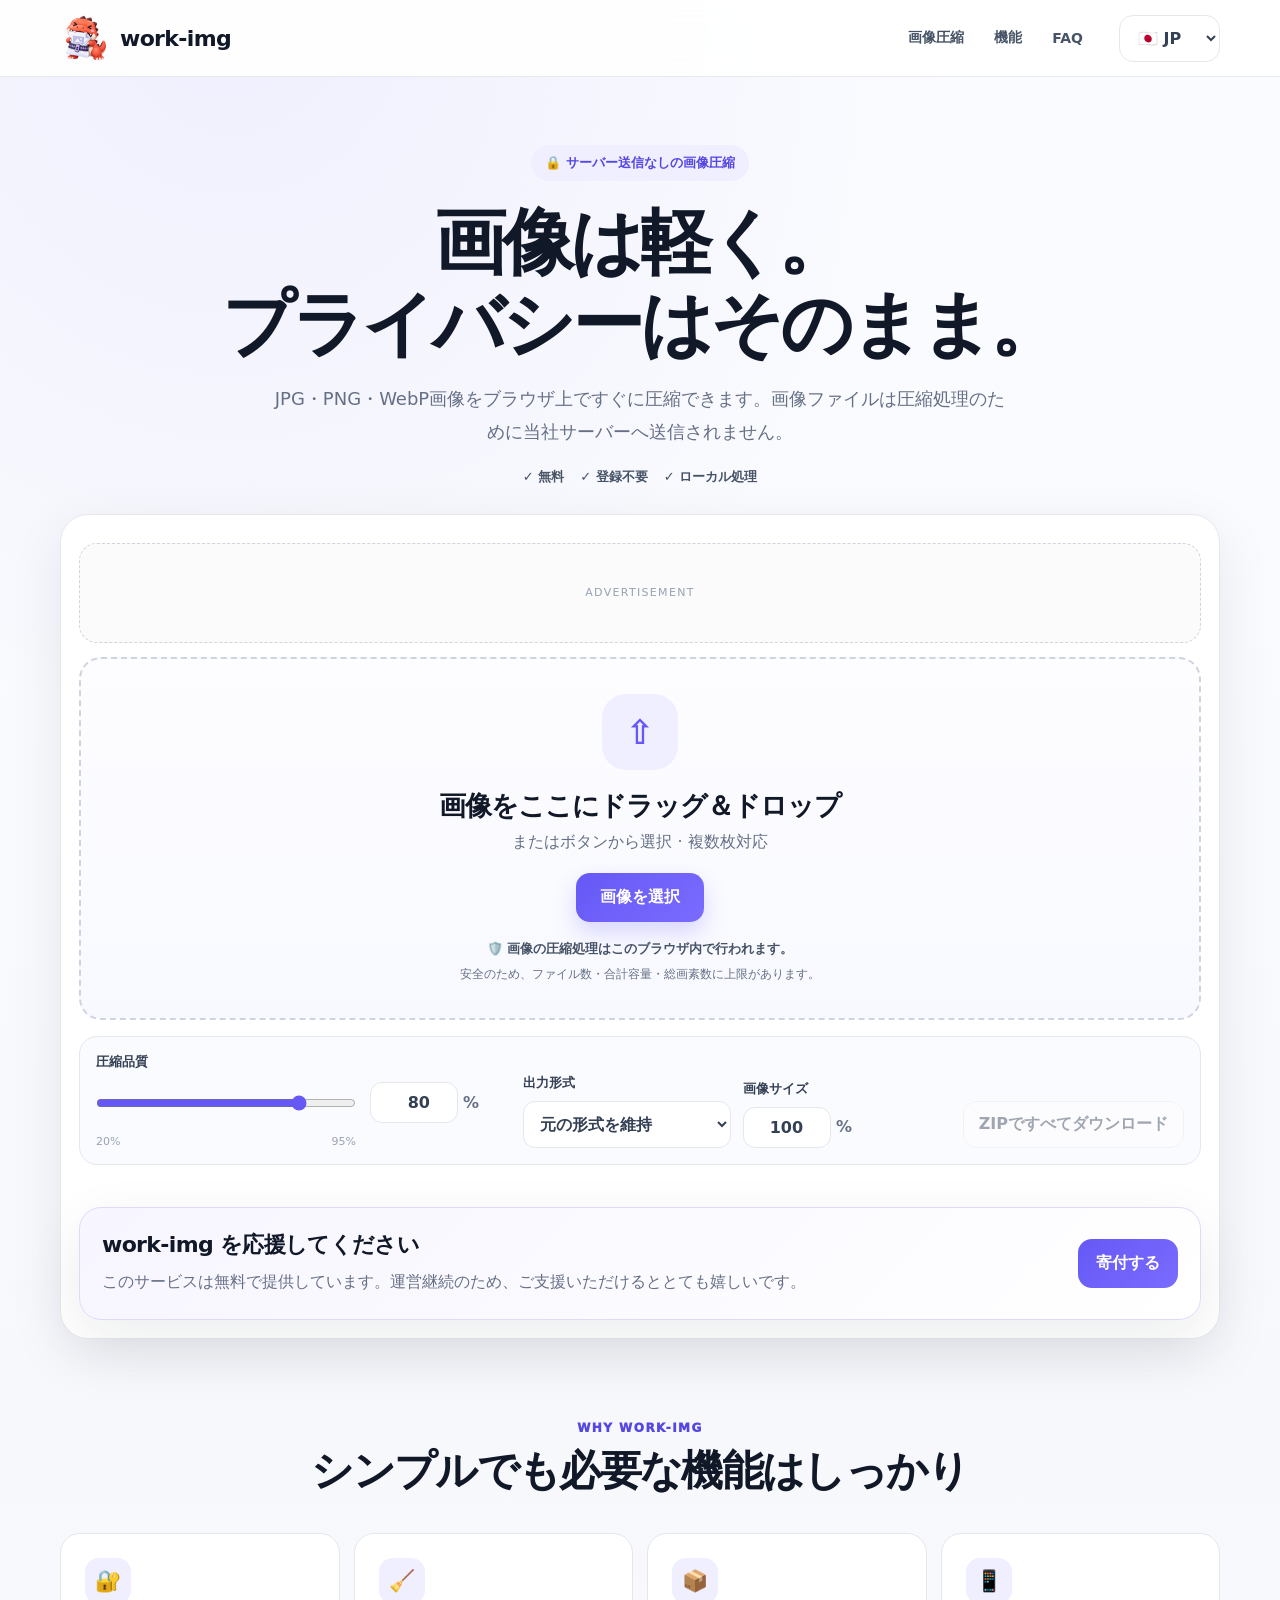
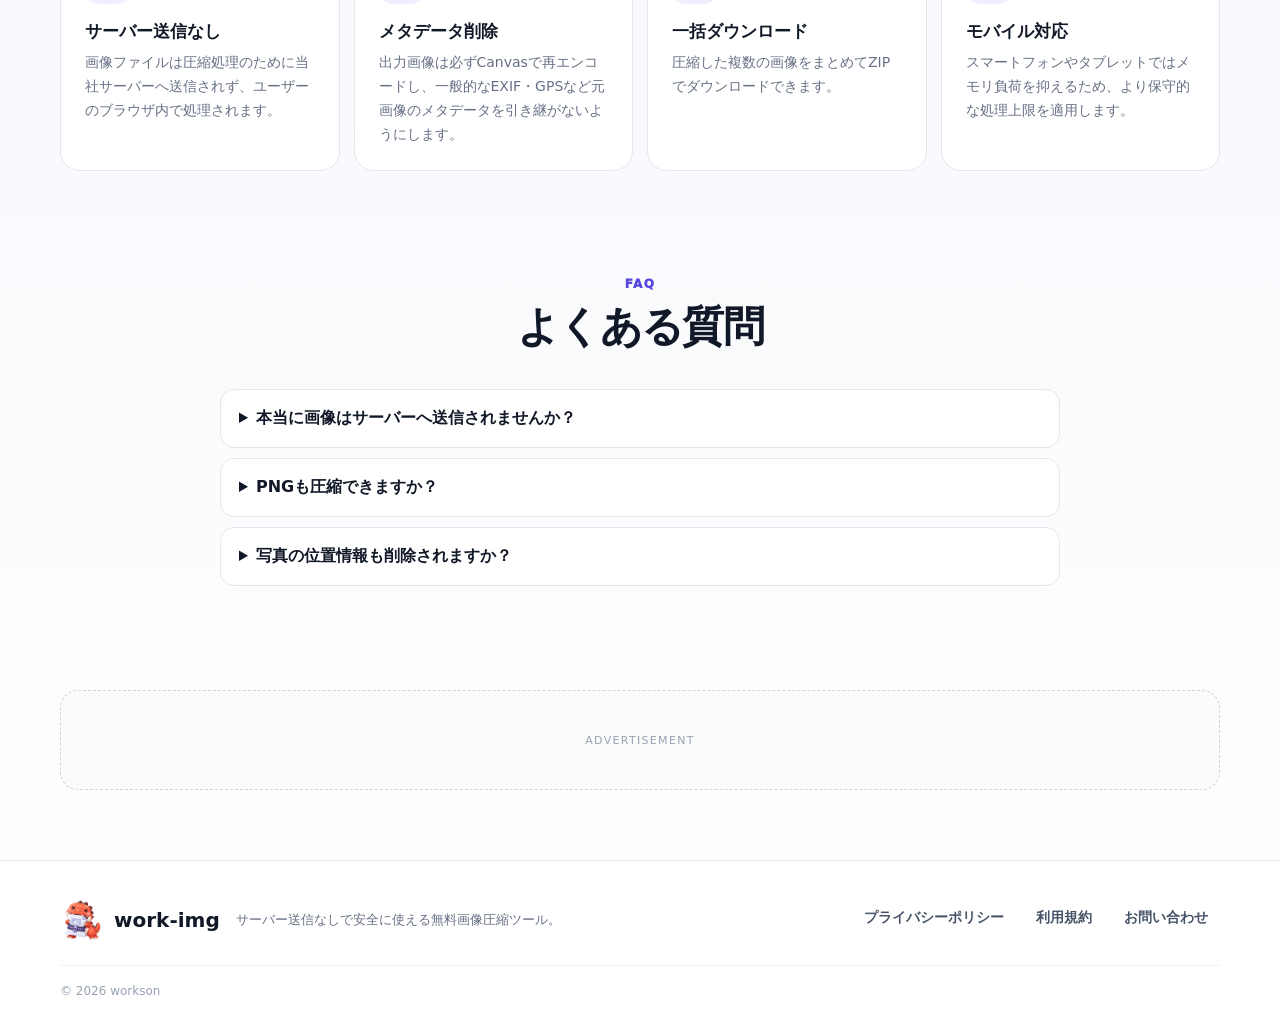
<file: index.html>
<!DOCTYPE html>

<html lang="ja">
<head>
<meta charset="utf-8"/>
<meta content="width=device-width,initial-scale=1,viewport-fit=cover" name="viewport"/>
<meta content="#ffffff" name="theme-color"/>
<meta content="画像ファイルを圧縮処理のためにサーバーへ送信せず、ブラウザ内でJPG・PNG・WebP画像を処理する無料画像軽量化ツール" name="description"/>
<meta content="画像圧縮, PNG圧縮, JPG圧縮, WebP変換, 画像軽量化, 無料" name="keywords"/>
<meta content="index,follow" name="robots"/>
<title>work-img — サーバー送信なしの無料画像圧縮</title>
<meta content="website" property="og:type"/>
<meta content="work-img — サーバー送信なしの無料画像圧縮" property="og:title"/>
<meta content="画像ファイルを圧縮処理のために当社サーバーへ送信せず、ブラウザ上で処理します。" property="og:description"/>



<meta content="default-src 'self'; img-src 'self' blob:; script-src 'self'; style-src 'self'; connect-src 'none'; object-src 'none'; base-uri 'none'; form-action 'self'; frame-src 'none'; worker-src 'none'" http-equiv="Content-Security-Policy"/><meta content="strict-origin-when-cross-origin" name="referrer"/><link href="assets/icons/favicon.ico" rel="icon"/><link href="assets/icons/apple-touch-icon.png" rel="apple-touch-icon"/><link href="assets/css/app.css" rel="stylesheet"/></head>
<body>
<header class="site-header">
<div class="container nav">
<a aria-label="work-img home" class="brand" href="./index.html">
<img alt="work-img icon" src="assets/icons/logo.png"/>
<span>work-img</span>
</a>
<nav aria-label="Main navigation" class="nav-links">
<a data-i18n="navTool" href="#tool">画像圧縮</a>
<a data-i18n="navFeatures" href="#features">機能</a>
<a href="#faq">FAQ</a>
</nav>
<label class="sr-only" for="langSelect">Language</label>
<select aria-label="Language" class="lang-select" id="langSelect">
<option selected="" value="ja">🇯🇵 JP</option>
<option value="ko">🇰🇷 KR</option>
<option value="en">🇺🇸 EN</option>
</select>
</div>
</header>
<main>
<section class="hero container">
<div class="badge" data-i18n="badge">🔒 サーバー送信なしの画像圧縮</div>
<h1><span data-i18n="heroLine1">画像は軽く。</span><br/><span data-i18n="heroLine2">プライバシーはそのまま。</span></h1>
<p class="hero-copy" data-i18n="heroCopy">JPG・PNG・WebP画像をブラウザ上ですぐに圧縮できます。画像ファイルは圧縮処理のために当社サーバーへ送信されません。</p>
<div class="trust-row">
<span data-i18n="trust1">✓ 無料</span>
<span data-i18n="trust2">✓ 登録不要</span>
<span data-i18n="trust3">✓ ローカル処理</span>
</div>
</section>
<section aria-labelledby="toolTitle" class="container tool-panel" id="tool">
<div class="ad-slot ad-top">ADVERTISEMENT</div>
<div aria-describedby="dropHelp" class="dropzone" id="dropzone" role="button" tabindex="0">
<div aria-hidden="true" class="upload-icon">⇧</div>
<h2 data-i18n="dropTitle" id="toolTitle">画像をここにドラッグ＆ドロップ</h2>
<p data-i18n="dropHelp" id="dropHelp">またはボタンから選択 · 複数枚対応</p>
<button class="primary-btn" data-i18n="choose" id="pickBtn" type="button">画像を選択</button>
<input accept="image/jpeg,image/png,image/webp,image/avif" hidden="" id="fileInput" multiple="" type="file"/>
<p class="privacy-inline" data-i18n="privacyInline">🛡️ 画像の圧縮処理はこのブラウザ内で行われます。</p><p class="limit-note" data-i18n="limitNote">安全のため、ファイル数・合計容量・総画素数に上限があります。</p>
</div>
<div class="controls">
<div class="control-block quality-block">
<label data-i18n="qualityLabel" for="quality">圧縮品質</label>
<div class="quality-row">
<div class="quality-slider-wrap">
<input id="quality" max="95" min="20" step="1" type="range" value="80"/>
</div>
<div class="inline-number compact-number">
<input aria-label="quality percent" class="percent-input" id="qualityInput" max="95" min="20" step="1" type="number" value="80"/>
<span class="percent-text">%</span>
</div>
</div>
<div class="range-labels quality-range-labels"><span>20%</span><span>95%</span></div>
</div>
<div class="control-block">
<label data-i18n="formatLabel" for="formatSelect">出力形式</label>
<select class="select-control" id="formatSelect">
<option data-i18n="keepFormat" value="auto">元の形式を維持</option>
<option value="image/jpeg">JPG</option>
<option value="image/webp">WebP</option>
<option value="image/png">PNG</option>
</select>
</div>
<div class="control-block">
<label data-i18n="resizeLabel" for="resizeInput">画像サイズ</label>
<div class="inline-number compact-number">
<input aria-label="resize percent" class="percent-input" id="resizeInput" max="100" min="10" step="1" type="number" value="100"/>
<span class="percent-text">%</span>
</div>
</div>
<div class="control-block action-block">
<button class="secondary-btn" data-i18n="downloadZip" disabled="" id="downloadAll" type="button">ZIPですべてダウンロード</button>
</div>
</div>
<div aria-live="polite" class="status" id="status"></div>
<div class="summary" hidden="" id="summary">
<article>
<span data-i18n="summaryBefore" id="summaryBeforeLabel">圧縮前</span>
<strong id="beforeTotal">0 KB</strong>
</article>
<article>
<span data-i18n="summaryAfter">圧縮後</span>
<strong id="afterTotal">0 KB</strong>
</article>
<article>
<span data-i18n="summarySaved" id="summaryDeltaLabel">削減率</span>
<strong class="saved" id="savedTotal">0%</strong>
</article>
</div>
<div class="results" id="results"></div>
<div class="donation-card">
<div class="donation-text">
<h3 data-i18n="donationTitle">work-img を応援してください</h3>
<p data-i18n="donationText">このサービスは無料で提供しています。運営継続のため、ご支援いただけるととても嬉しいです。</p>
</div>
<a class="donate-btn" data-i18n="donateBtn" href="#">寄付する</a>
</div>
</section>
<section class="container section" id="features">
<div class="section-heading">
<p class="section-kicker" data-i18n="featureKicker">WHY WORK-IMG</p>
<h2 data-i18n="featureTitle">シンプルでも必要な機能はしっかり</h2>
</div>
<div class="feature-grid">
<article class="feature-card">
<div class="feature-icon">🔐</div>
<h3 data-i18n="f1Title">サーバー送信なし</h3>
<p data-i18n="f1Text">画像データはユーザーのブラウザ内で処理されます。</p>
</article>
<article class="feature-card">
<div class="feature-icon">🧹</div>
<h3 data-i18n="f2Title">メタデータ削除</h3>
<p data-i18n="f2Text">画像を再エンコードし、EXIFなど不要なメタデータを削除します。</p>
</article>
<article class="feature-card">
<div class="feature-icon">📦</div>
<h3 data-i18n="f3Title">一括ダウンロード</h3>
<p data-i18n="f3Text">圧縮した複数の画像をまとめて ZIP でダウンロードできます。</p>
</article>
<article class="feature-card">
<div class="feature-icon">📱</div>
<h3 data-i18n="f4Title">モバイル対応</h3>
<p data-i18n="f4Text">スマートフォンやタブレットでも使いやすいレスポンシブ設計です。</p>
</article>
</div>
</section>
<section class="container section faq-section" id="faq">
<div class="section-heading">
<p class="section-kicker">FAQ</p>
<h2 data-i18n="faqTitle">よくある質問</h2>
</div>
<details>
<summary data-i18n="faq1q">本当に画像はサーバーへ送信されませんか？</summary>
<p data-i18n="faq1a">はい。圧縮処理はブラウザ機能を使い、ユーザーの端末上で実行されます。</p>
</details>
<details>
<summary data-i18n="faq2q">PNG も圧縮できますか？</summary>
<p data-i18n="faq2a">可能です。PNG は可逆圧縮形式のため、JPG/WebP より容量変化が小さい場合があります。</p>
</details>
<details>
<summary data-i18n="faq3q">写真の位置情報も削除されますか？</summary>
<p data-i18n="faq3a">画像を再生成するため、一般的な EXIF 位置情報は出力ファイルに含まれません。</p>
</details>
</section>
<section class="container ad-slot ad-bottom">ADVERTISEMENT</section>
</main>
<footer class="site-footer">
<div class="container footer-grid">
<div class="footer-brandline">
<div class="footer-brand">
<img alt="work-img icon" src="assets/icons/logo.png"/>
<span>work-img</span>
</div>
<p class="footer-desc" data-i18n="footerDesc">サーバー送信なしで安全に使える無料画像圧縮ツール。</p>
</div>
<div class="footer-links">
<a data-i18n="privacyLink" href="privacy.html">プライバシーポリシー</a>
<a data-i18n="termsLink" href="terms.html">利用規約</a>
<a data-i18n="contactLink" href="contact.html">お問い合わせ</a>
</div>
</div>
<div class="container copyright">© 2026 workson</div>
</footer>

<script defer="" src="assets/js/app.js"></script></body>
</html>
</file>
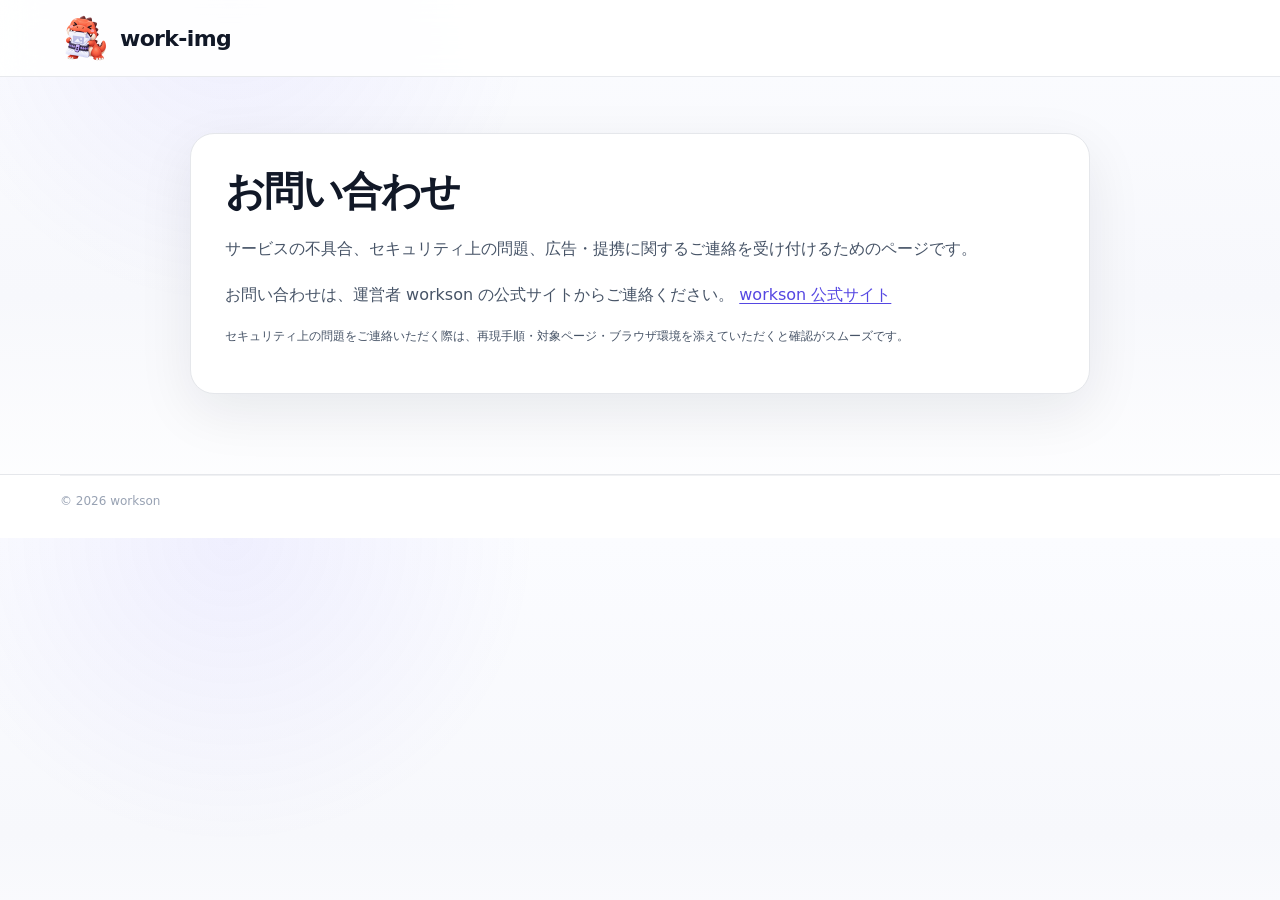
<file: contact.html>
<!doctype html>
<html lang="ja">
<head>
  <meta charset="utf-8">
  <meta name="viewport" content="width=device-width,initial-scale=1">
  <meta http-equiv="Content-Security-Policy" content="default-src 'self'; img-src 'self'; style-src 'self'; script-src 'none'; connect-src 'none'; object-src 'none'; base-uri 'none'; form-action 'self'; frame-src 'none'">
  <meta name="referrer" content="strict-origin-when-cross-origin">
  <title>お問い合わせ | work-img</title>
  <link rel="icon" href="assets/icons/favicon.ico">
  <link rel="stylesheet" href="assets/css/app.css">
</head>
<body>
<header class="site-header"><div class="container nav"><a class="brand" href="index.html"><img src="assets/icons/logo.png" alt="work-img icon"><span>work-img</span></a></div></header>
<main class="container legal-page"><div class="legal-box"><h1>お問い合わせ</h1>
<p>サービスの不具合、セキュリティ上の問題、広告・提携に関するご連絡を受け付けるためのページです。</p>
<p>お問い合わせは、運営者 workson の公式サイトからご連絡ください。 <a href="https://work-son.com/" rel="noopener noreferrer">workson 公式サイト</a></p>
<p class="security-note">セキュリティ上の問題をご連絡いただく際は、再現手順・対象ページ・ブラウザ環境を添えていただくと確認がスムーズです。</p>
</div></main>
<footer class="site-footer"><div class="container copyright">© 2026 workson</div></footer>
</body></html>
</file>
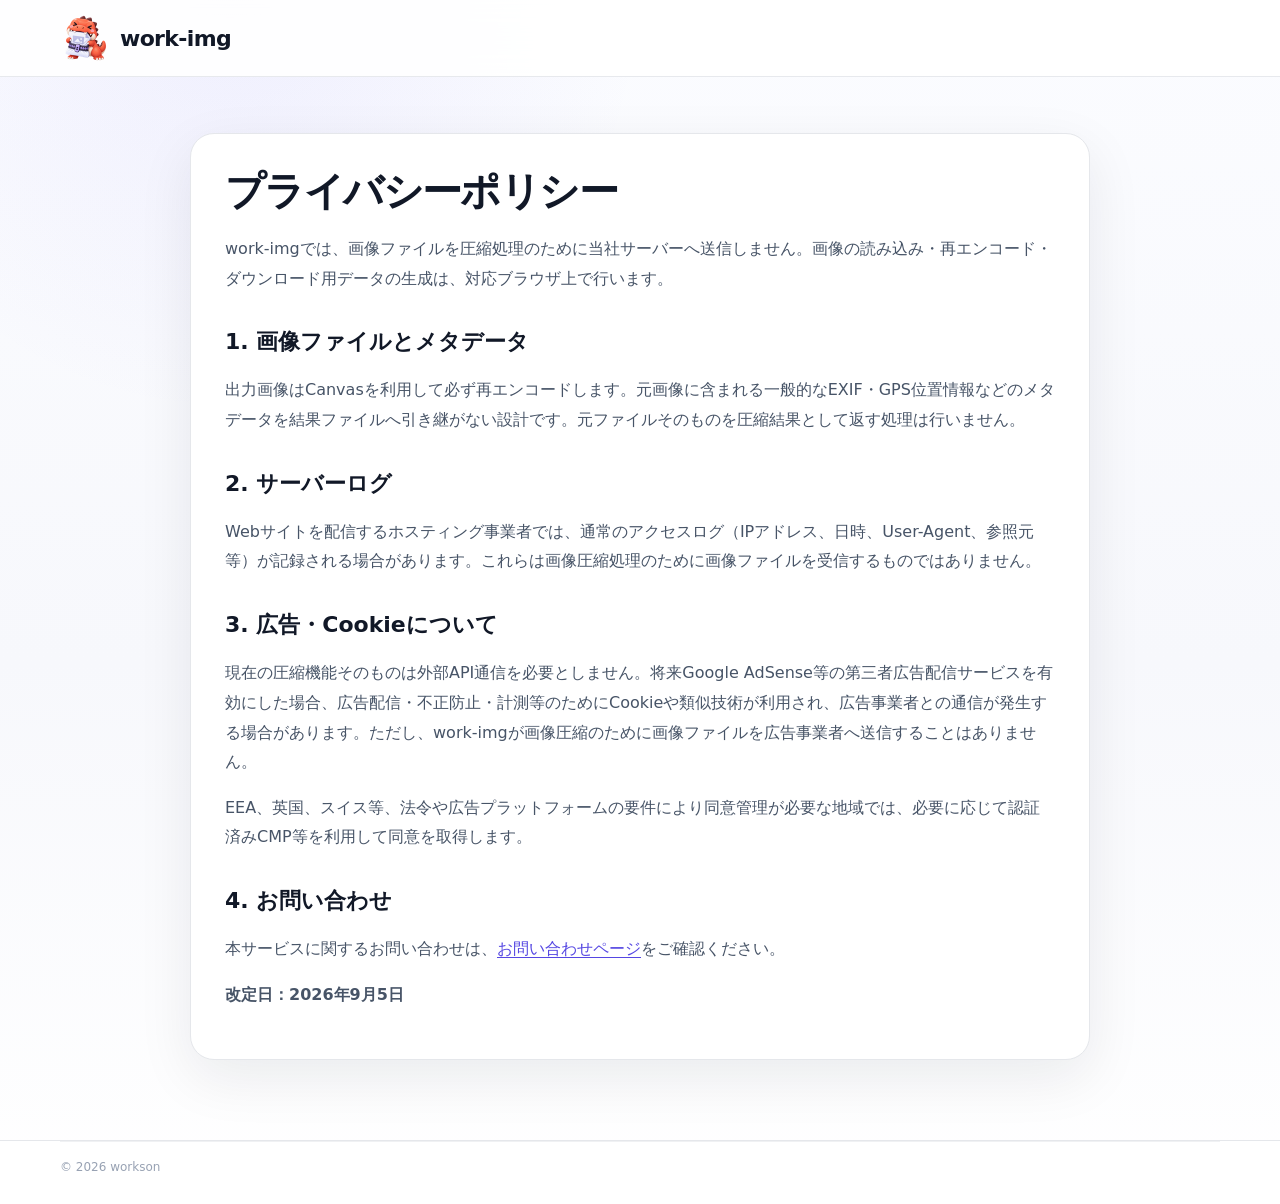
<file: privacy.html>
<!doctype html>
<html lang="ja">
<head>
  <meta charset="utf-8">
  <meta name="viewport" content="width=device-width,initial-scale=1">
  <meta http-equiv="Content-Security-Policy" content="default-src 'self'; img-src 'self'; style-src 'self'; script-src 'none'; connect-src 'none'; object-src 'none'; base-uri 'none'; form-action 'self'; frame-src 'none'">
  <meta name="referrer" content="strict-origin-when-cross-origin">
  <title>プライバシーポリシー | work-img</title>
  <link rel="icon" href="assets/icons/favicon.ico">
  <link rel="stylesheet" href="assets/css/app.css">
</head>
<body>
<header class="site-header"><div class="container nav"><a class="brand" href="index.html"><img src="assets/icons/logo.png" alt="work-img icon"><span>work-img</span></a></div></header>
<main class="container legal-page"><div class="legal-box"><h1>プライバシーポリシー</h1>
<p>work-imgでは、画像ファイルを圧縮処理のために当社サーバーへ送信しません。画像の読み込み・再エンコード・ダウンロード用データの生成は、対応ブラウザ上で行います。</p>
<h2>1. 画像ファイルとメタデータ</h2>
<p>出力画像はCanvasを利用して必ず再エンコードします。元画像に含まれる一般的なEXIF・GPS位置情報などのメタデータを結果ファイルへ引き継がない設計です。元ファイルそのものを圧縮結果として返す処理は行いません。</p>
<h2>2. サーバーログ</h2>
<p>Webサイトを配信するホスティング事業者では、通常のアクセスログ（IPアドレス、日時、User-Agent、参照元等）が記録される場合があります。これらは画像圧縮処理のために画像ファイルを受信するものではありません。</p>
<h2>3. 広告・Cookieについて</h2>
<p>現在の圧縮機能そのものは外部API通信を必要としません。将来Google AdSense等の第三者広告配信サービスを有効にした場合、広告配信・不正防止・計測等のためにCookieや類似技術が利用され、広告事業者との通信が発生する場合があります。ただし、work-imgが画像圧縮のために画像ファイルを広告事業者へ送信することはありません。</p>
<p>EEA、英国、スイス等、法令や広告プラットフォームの要件により同意管理が必要な地域では、必要に応じて認証済みCMP等を利用して同意を取得します。</p>
<h2>4. お問い合わせ</h2>
<p>本サービスに関するお問い合わせは、<a href="contact.html">お問い合わせページ</a>をご確認ください。</p>
<p><strong>改定日：2026年9月5日</strong></p>
</div></main>
<footer class="site-footer"><div class="container copyright">© 2026 workson</div></footer>
</body></html>
</file>
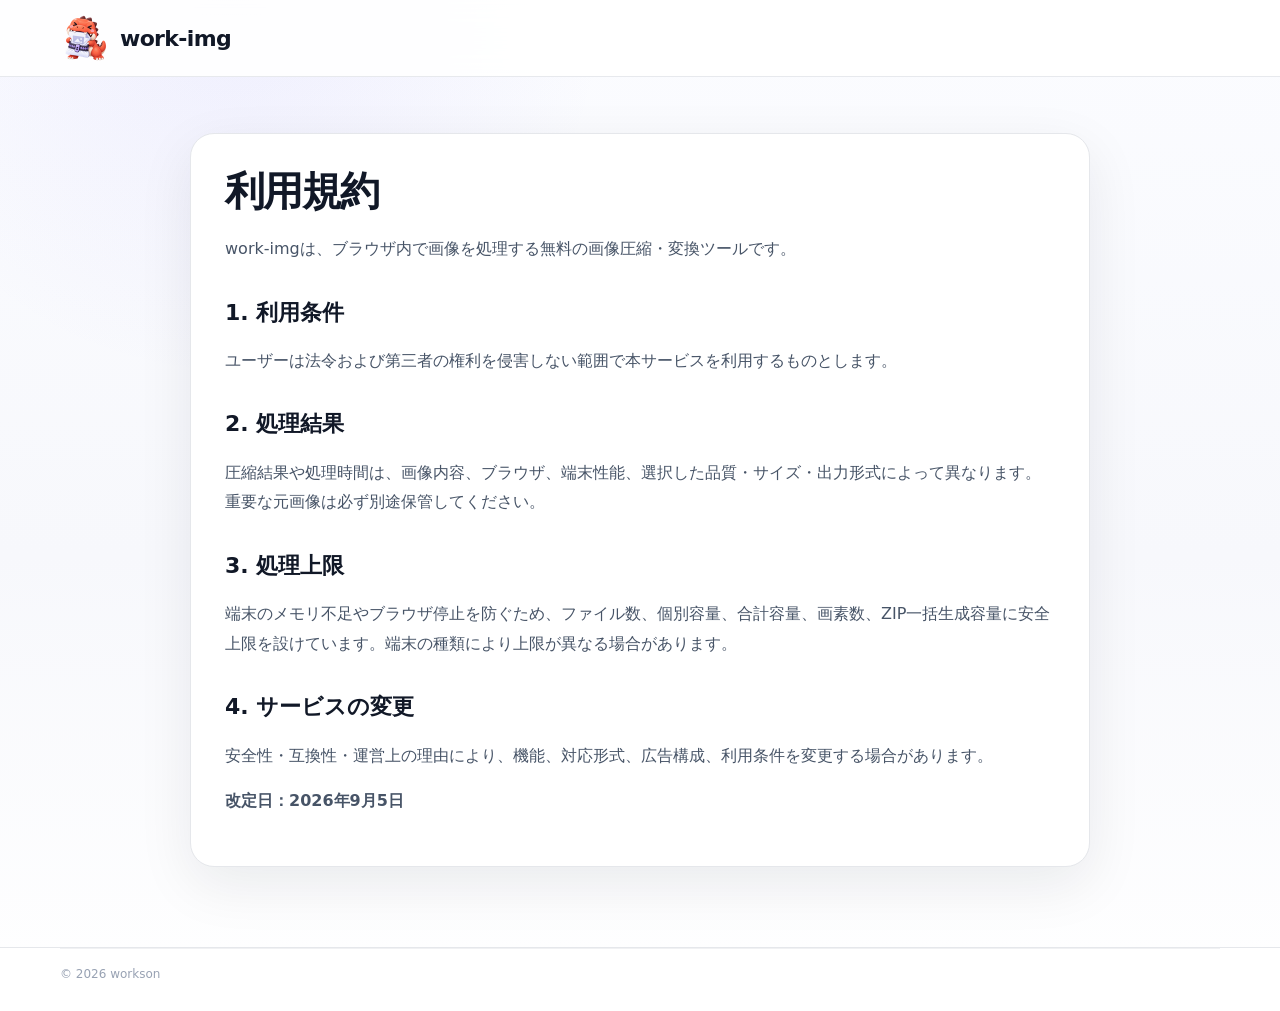
<file: terms.html>
<!doctype html>
<html lang="ja">
<head>
  <meta charset="utf-8">
  <meta name="viewport" content="width=device-width,initial-scale=1">
  <meta http-equiv="Content-Security-Policy" content="default-src 'self'; img-src 'self'; style-src 'self'; script-src 'none'; connect-src 'none'; object-src 'none'; base-uri 'none'; form-action 'self'; frame-src 'none'">
  <meta name="referrer" content="strict-origin-when-cross-origin">
  <title>利用規約 | work-img</title>
  <link rel="icon" href="assets/icons/favicon.ico">
  <link rel="stylesheet" href="assets/css/app.css">
</head>
<body>
<header class="site-header"><div class="container nav"><a class="brand" href="index.html"><img src="assets/icons/logo.png" alt="work-img icon"><span>work-img</span></a></div></header>
<main class="container legal-page"><div class="legal-box"><h1>利用規約</h1>
<p>work-imgは、ブラウザ内で画像を処理する無料の画像圧縮・変換ツールです。</p>
<h2>1. 利用条件</h2><p>ユーザーは法令および第三者の権利を侵害しない範囲で本サービスを利用するものとします。</p>
<h2>2. 処理結果</h2><p>圧縮結果や処理時間は、画像内容、ブラウザ、端末性能、選択した品質・サイズ・出力形式によって異なります。重要な元画像は必ず別途保管してください。</p>
<h2>3. 処理上限</h2><p>端末のメモリ不足やブラウザ停止を防ぐため、ファイル数、個別容量、合計容量、画素数、ZIP一括生成容量に安全上限を設けています。端末の種類により上限が異なる場合があります。</p>
<h2>4. サービスの変更</h2><p>安全性・互換性・運営上の理由により、機能、対応形式、広告構成、利用条件を変更する場合があります。</p>
<p><strong>改定日：2026年9月5日</strong></p>
</div></main>
<footer class="site-footer"><div class="container copyright">© 2026 workson</div></footer>
</body></html>
</file>
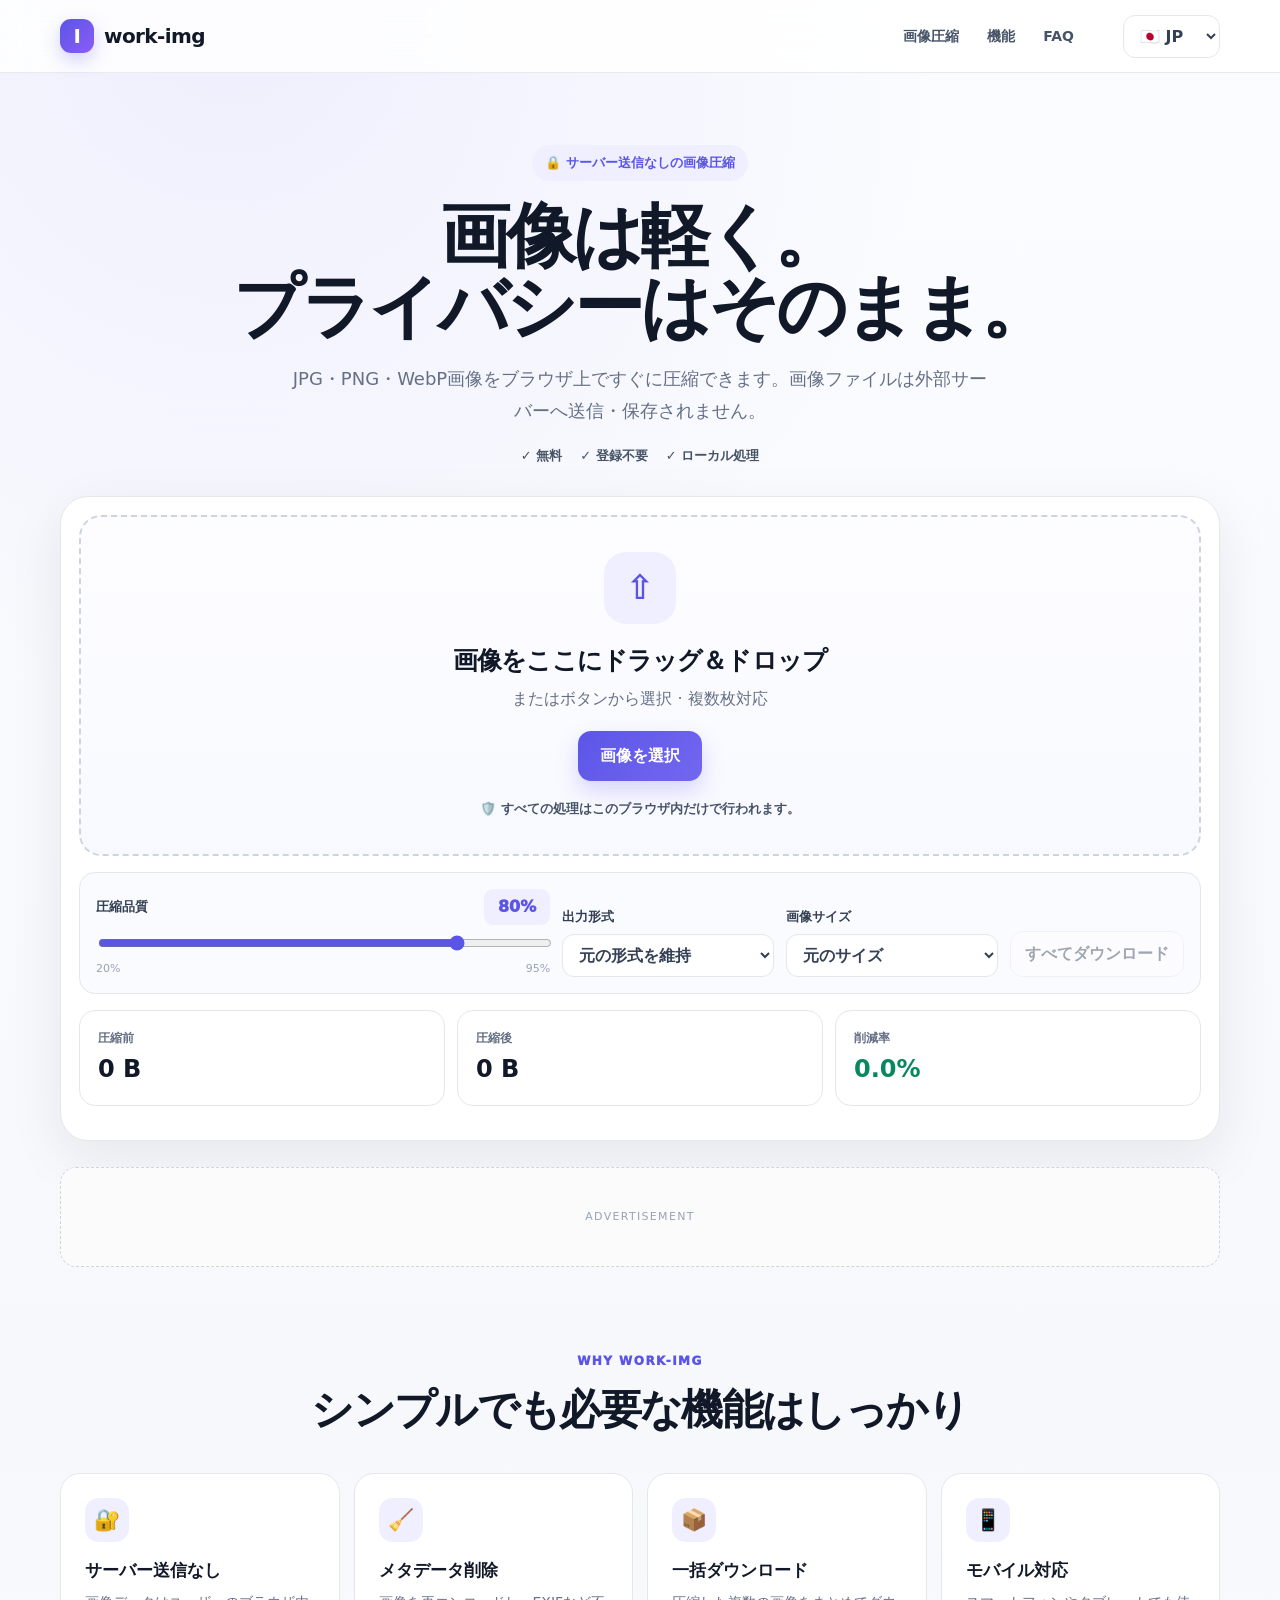
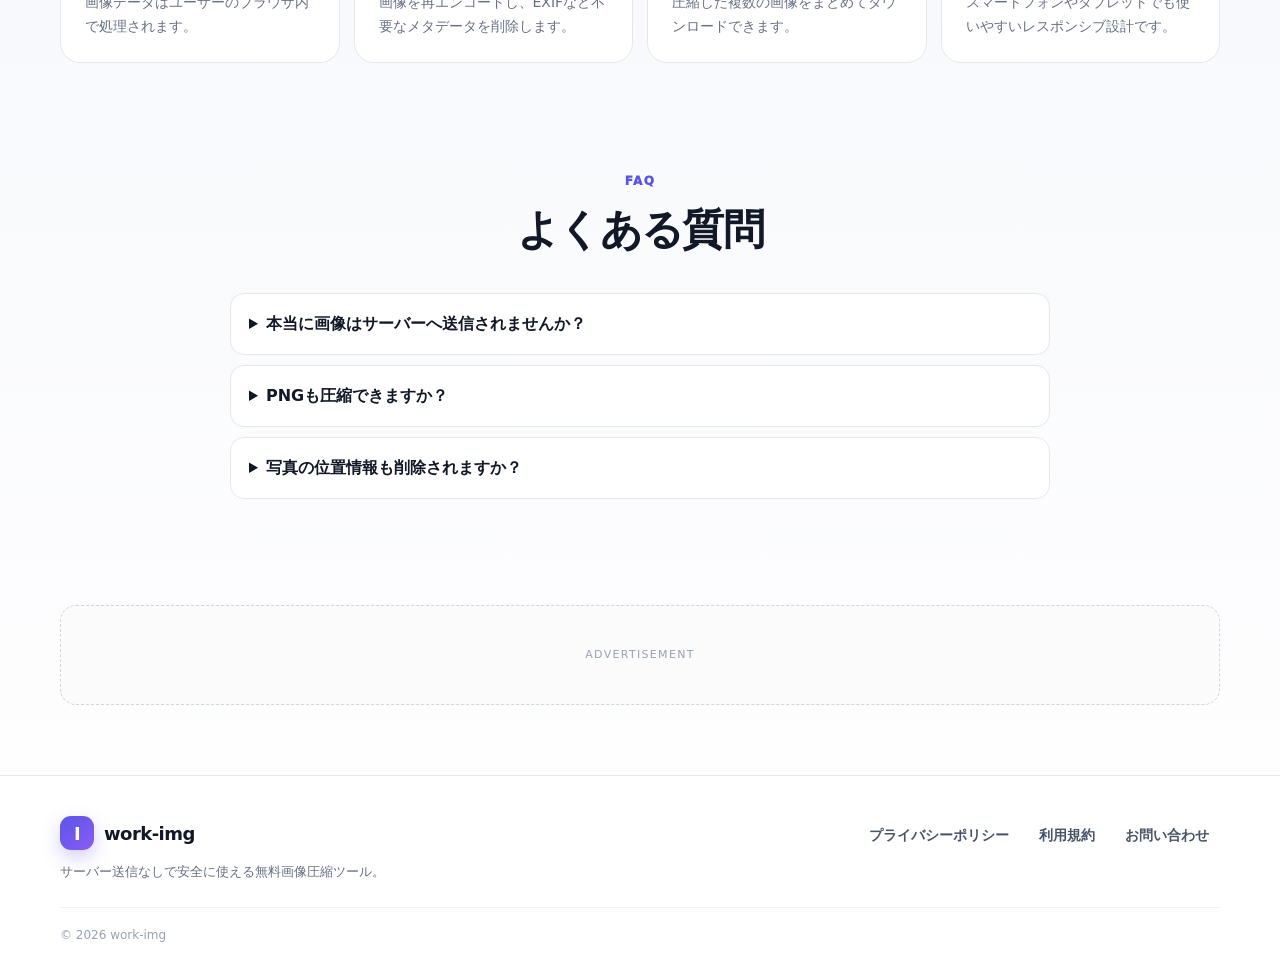
<file: work-img-standalone.html>
<!doctype html>
<html lang="ja">
<head>
  <meta charset="utf-8">
  <meta name="viewport" content="width=device-width,initial-scale=1,viewport-fit=cover">
  <meta name="theme-color" content="#ffffff">
  <meta name="description" content="サーバー送信なしでJPG・PNG・WebP画像を安全に圧縮できる無料の画像軽量化ツール">
  <meta name="keywords" content="画像圧縮, 이미지 용량 줄이기, JPG 압축, PNG 압축, WebP 변환, 무료 画像圧縮">
  <meta name="robots" content="index,follow">
  <link rel="canonical" href="https://example.com/">
  <style>

:root{--bg:#f7f8fc;--panel:#fff;--text:#111827;--muted:#667085;--line:#e5e7eb;--primary:#5b55e7;--primary-dark:#4740cf;--primary-soft:#f0efff;--success:#09875f;--danger:#c43232;--warning-bg:#fff8e8;--warning-text:#9a6700;--shadow:0 18px 55px rgba(17,24,39,.08)}
*{box-sizing:border-box}html{scroll-behavior:smooth}body{margin:0;font-family:Inter,ui-sans-serif,system-ui,-apple-system,BlinkMacSystemFont,"Segoe UI",sans-serif;color:var(--text);background:radial-gradient(circle at 18% 0%,rgba(91,85,231,.08),transparent 26%),linear-gradient(#fbfcff,#f7f8fc 55%,#fff);line-height:1.5}
button,input,select{font:inherit}button,select,input[type=range]{cursor:pointer}a{color:inherit}.container{width:min(1160px,calc(100% - 32px));margin-inline:auto}.sr-only{position:absolute;width:1px;height:1px;padding:0;margin:-1px;overflow:hidden;clip:rect(0,0,0,0);white-space:nowrap;border:0}
.site-header{position:sticky;top:0;z-index:50;background:rgba(255,255,255,.86);border-bottom:1px solid rgba(229,231,235,.85);backdrop-filter:blur(16px)}.nav{min-height:72px;display:flex;align-items:center;gap:30px}.brand{display:inline-flex;align-items:center;gap:10px;text-decoration:none;font-weight:900;font-size:20px;letter-spacing:-.03em}.brand-mark{width:34px;height:34px;display:grid;place-items:center;color:#fff;border-radius:11px;background:linear-gradient(135deg,var(--primary),#8b5cf6);box-shadow:0 7px 18px rgba(91,85,231,.28)}
.nav-links{margin-left:auto;display:flex;align-items:center;gap:6px}.nav-links a,.footer-links a{color:#475467;text-decoration:none;font-size:14px;font-weight:700;padding:9px 11px;border-radius:10px}.nav-links a:hover{background:#f4f4f8}.lang-wrap{margin-left:8px}.lang-select,.select-control{border:1px solid var(--line);background:#fff;color:#344054;border-radius:12px;padding:10px 12px;font-weight:700}
.hero{text-align:center;padding:72px 0 30px}.badge{display:inline-block;padding:8px 13px;background:var(--primary-soft);color:var(--primary);font-size:13px;font-weight:900;border-radius:999px}.hero h1{max-width:830px;margin:20px auto 0;font-size:clamp(40px,6.5vw,70px);line-height:1.02;letter-spacing:-.055em}.hero-copy{max-width:700px;margin:20px auto 0;color:var(--muted);font-size:18px;line-height:1.75}.trust-row{margin-top:20px;display:flex;justify-content:center;gap:18px;flex-wrap:wrap;color:#475467;font-size:13px;font-weight:800}
.tool-panel{background:var(--panel);border:1px solid var(--line);border-radius:28px;padding:18px;box-shadow:var(--shadow)}.dropzone{min-height:330px;border:2px dashed #ced4df;border-radius:22px;background:linear-gradient(180deg,#fdfdff,#f8f9ff);display:flex;flex-direction:column;align-items:center;justify-content:center;text-align:center;padding:35px 20px;transition:.2s ease}.dropzone.dragover{border-color:var(--primary);background:#f4f3ff;transform:translateY(-1px)}.upload-icon{width:72px;height:72px;display:grid;place-items:center;border-radius:22px;background:var(--primary-soft);color:var(--primary);font-size:34px;font-weight:600}.dropzone h2{margin:18px 0 0;font-size:25px;letter-spacing:-.035em}.dropzone>p{margin:8px 0 0;color:var(--muted)}
.primary-btn,.secondary-btn,.small-btn{border:0;border-radius:13px;font-weight:900;transition:.15s ease}.primary-btn{margin-top:20px;padding:13px 22px;color:#fff;background:linear-gradient(135deg,var(--primary),#7367f0);box-shadow:0 10px 22px rgba(91,85,231,.22)}.primary-btn:hover{transform:translateY(-1px)}.privacy-inline{font-size:13px!important;font-weight:700;color:#475467!important;margin-top:18px!important}
.controls{display:grid;grid-template-columns:minmax(260px,1.5fr) minmax(150px,.7fr) minmax(150px,.7fr) auto;gap:12px;align-items:end;margin-top:16px;padding:16px;background:#fafbff;border:1px solid var(--line);border-radius:16px}.control-block{display:flex;flex-direction:column;gap:8px}.control-block>label,.control-head label{font-size:13px;font-weight:900;color:#344054}.control-head{display:flex;align-items:center;justify-content:space-between}#qualityValue{min-width:66px;text-align:center;padding:6px 9px;border-radius:9px;background:var(--primary-soft);color:var(--primary);font-weight:950;font-variant-numeric:tabular-nums}input[type=range]{width:100%;accent-color:var(--primary)}.range-labels{display:flex;justify-content:space-between;font-size:11px;color:#98a2b3}
.secondary-btn{min-height:43px;padding:10px 14px;background:#fff;border:1px solid var(--line);color:#344054}.secondary-btn:disabled{opacity:.45;cursor:not-allowed}.status{display:none;margin-top:14px;padding:12px 14px;border-radius:12px;font-size:13px;font-weight:700}.status.show{display:block}.status.info{background:#f5f7ff;color:#4c46bd;border:1px solid #dddafc}.status.warn{background:var(--warning-bg);color:var(--warning-text);border:1px solid #f5d985}.status.error{background:#fff1f1;color:var(--danger);border:1px solid #f5c2c2}
.summary{display:grid;grid-template-columns:repeat(3,1fr);gap:12px;margin-top:16px}.summary article{padding:18px;border:1px solid var(--line);border-radius:16px;background:#fff}.summary span{display:block;font-size:12px;color:var(--muted);font-weight:700}.summary strong{display:block;font-size:24px;margin-top:4px}.summary .saved{color:var(--success)}
.results{display:grid;gap:12px;margin-top:16px}.result-card{display:grid;grid-template-columns:80px minmax(0,1fr) auto;gap:14px;align-items:center;padding:12px;border:1px solid var(--line);border-radius:16px;background:#fff}.thumb{width:80px;height:80px;object-fit:cover;border-radius:12px;background:#f3f4f6;border:1px solid var(--line)}.file-name{font-weight:900;overflow:hidden;text-overflow:ellipsis;white-space:nowrap}.file-meta{display:flex;flex-wrap:wrap;gap:7px 14px;margin-top:6px;color:var(--muted);font-size:12px}.file-meta .good{color:var(--success);font-weight:900}.file-actions{display:flex;gap:8px}.small-btn{padding:9px 11px;background:#fff;border:1px solid var(--line);color:#344054}.small-btn.primary{color:var(--primary)}
.ad-slot{min-height:100px;margin-top:26px;border:1px dashed #d0d5dd;border-radius:16px;display:grid;place-items:center;background:#fbfbfc;color:#98a2b3;font-size:11px;letter-spacing:.12em}.section{padding-top:85px;padding-bottom:24px}.section-heading{text-align:center;max-width:720px;margin:0 auto 32px}.section-kicker{margin:0 0 8px;color:var(--primary);font-weight:950;font-size:12px;letter-spacing:.12em}.section-heading h2{margin:0;font-size:clamp(28px,4vw,42px);letter-spacing:-.04em}.feature-grid{display:grid;grid-template-columns:repeat(4,1fr);gap:14px}.feature-card{padding:24px;border:1px solid var(--line);border-radius:20px;background:#fff}.feature-icon{width:44px;height:44px;display:grid;place-items:center;border-radius:14px;background:var(--primary-soft);font-size:21px}.feature-card h3{margin:16px 0 7px;font-size:17px}.feature-card p{margin:0;color:var(--muted);font-size:14px;line-height:1.7}
.faq-section{padding-bottom:70px}.faq-section details{max-width:820px;margin:10px auto;border:1px solid var(--line);border-radius:14px;background:#fff;padding:0 18px}.faq-section summary{cursor:pointer;padding:18px 0;font-weight:900}.faq-section details p{margin:0;padding:0 0 18px;color:var(--muted);line-height:1.7}.ad-slot-bottom{margin-bottom:70px}.site-footer{border-top:1px solid var(--line);background:#fff}.footer-grid{display:flex;justify-content:space-between;gap:30px;padding:40px 0 25px}.footer-brand{font-size:18px}.footer-grid p{margin:12px 0 0;color:var(--muted);font-size:13px}.footer-links{display:flex;align-items:flex-start;gap:8px;flex-wrap:wrap}.copyright{padding:18px 0 30px;border-top:1px solid #f0f1f3;color:#98a2b3;font-size:12px}.legal{max-width:820px;padding-top:55px;padding-bottom:80px}.legal h1{font-size:38px;letter-spacing:-.04em}.legal h2{margin-top:34px}.legal p,.legal li{color:#475467;line-height:1.8}
@media(max-width:900px){.controls{grid-template-columns:1fr 1fr}.quality-block{grid-column:1/-1}.action-block{grid-column:1/-1}.feature-grid{grid-template-columns:1fr 1fr}}@media(max-width:640px){.container{width:min(100% - 22px,1160px)}.nav{min-height:64px}.nav-links{display:none}.lang-wrap{margin-left:auto}.hero{padding:46px 0 24px}.hero-copy{font-size:16px}.tool-panel{padding:10px;border-radius:20px}.dropzone{min-height:300px}.controls{grid-template-columns:1fr;padding:12px}.quality-block,.action-block{grid-column:auto}.select-control,.secondary-btn{width:100%}.summary{grid-template-columns:1fr}.result-card{grid-template-columns:64px minmax(0,1fr)}.thumb{width:64px;height:64px}.file-actions{grid-column:1/-1}.file-actions .small-btn{flex:1}.feature-grid{grid-template-columns:1fr}.footer-grid{flex-direction:column}}

.file-meta .bad{color:var(--danger);font-weight:900}
.optimized-note{display:inline-flex;align-items:center;padding:2px 7px;border-radius:999px;background:#eefbf5;color:var(--success);font-weight:800}
.summary .increased{color:var(--danger)}

</style>
  <title>work-img — 서버 전송 없는 무료 画像圧縮</title>

  <meta property="og:type" content="website">
  <meta property="og:title" content="work-img — 서버 전송 없는 무료 画像圧縮">
  <meta property="og:description" content="画像を外部サーバーへアップロードせず、ブラウザ上でそのまま圧縮できます。">
  <meta property="og:url" content="https://example.com/">
  <meta property="og:image" content="https://example.com/assets/icons/og-image.png">

  <!--
    AdSense 승인 후 아래 예시를 실제 publisher ID로 교체하세요.
    <script async src="https://pagead2.googlesyndication.com/pagead/js/adsbygoogle.js?client=ca-pub-XXXXXXXXXXXXXXXX"
      crossorigin="anonymous"></script>
  -->
</head>
<body>
<header class="site-header">
  <div class="container nav">
    <a class="brand" href="./" aria-label="work-img home">
      <span class="brand-mark">I</span>
      <span>work-img</span>
    </a>

    <nav class="nav-links" aria-label="Main navigation">
      <a href="#tool" data-i18n="navTool">画像圧縮</a>
      <a href="#features" data-i18n="navFeatures">機能</a>
      <a href="#faq">FAQ</a>
    </nav>

    <label class="lang-wrap">
      <span class="sr-only">Language</span>
      <select id="langSelect" class="lang-select" aria-label="Language">
        <option value="ko">🇰🇷 KR</option>
        <option value="ja" selected>🇯🇵 JP</option>
        <option value="en">🇺🇸 EN</option>
      </select>
    </label>
  </div>
</header>

<main>
  <section class="hero container">
    <div class="badge" data-i18n="badge">🔒 서버 전송 없는 画像圧縮</div>
    <h1 data-i18n="heroTitle">画像は軽く。<br>プライバシーはそのまま。</h1>
    <p class="hero-copy" data-i18n="heroCopy">
      JPG, PNG, WebP 이미지를 브라우저에서 바로 압축하세요.
      이미지 파일은 외부 서버로 전송되거나 저장되지 않습니다.
    </p>

    <div class="trust-row" aria-label="Service highlights">
      <span data-i18n="trust1">✓ 無料</span>
      <span data-i18n="trust2">✓ 登録不要</span>
      <span data-i18n="trust3">✓ ローカル処理</span>
    </div>
  </section>

  <section id="tool" class="container tool-panel" aria-labelledby="toolTitle">
    <div id="dropzone" class="dropzone" tabindex="0" role="button" aria-describedby="dropHelp">
      <div class="upload-icon" aria-hidden="true">⇧</div>
      <h2 id="toolTitle" data-i18n="dropTitle">画像をここにドラッグ＆ドロップ</h2>
      <p id="dropHelp" data-i18n="dropHelp">またはボタンから選択 · 複数枚対応</p>
      <button id="pickBtn" class="primary-btn" type="button" data-i18n="choose">画像を選択</button>
      <input id="fileInput" type="file" accept="image/jpeg,image/png,image/webp,image/avif" multiple hidden>
      <p class="privacy-inline" data-i18n="privacyInline">🛡️ すべての処理はこのブラウザ内だけで行われます。</p>
    </div>

    <div class="controls">
      <div class="control-block quality-block">
        <div class="control-head">
          <label for="quality" data-i18n="qualityLabel">圧縮品質</label>
          <output id="qualityValue" for="quality">80%</output>
        </div>
        <input id="quality" type="range" min="20" max="95" value="80" step="1">
        <div class="range-labels"><span>20%</span><span>95%</span></div>
      </div>

      <div class="control-block">
        <label for="formatSelect" data-i18n="formatLabel">出力形式</label>
        <select id="formatSelect" class="select-control">
          <option value="auto" data-i18n="keepFormat">元の形式を維持</option>
          <option value="image/jpeg">JPG</option>
          <option value="image/webp">WebP</option>
          <option value="image/png">PNG</option>
        </select>
      </div>

      <div class="control-block">
        <label for="resizeSelect" data-i18n="resizeLabel">画像サイズ</label>
        <select id="resizeSelect" class="select-control">
          <option value="1" data-i18n="resizeOriginal">元のサイズ</option>
          <option value="0.75">75%</option>
          <option value="0.5">50%</option>
          <option value="0.25">25%</option>
        </select>
      </div>

      <div class="control-block action-block">
        <button id="downloadAll" class="secondary-btn" type="button" disabled data-i18n="downloadZip">すべてダウンロード</button>
      </div>
    </div>

    <div id="status" class="status" aria-live="polite"></div>
    <div id="summary" class="summary" hidden>
      <article>
        <span data-i18n="summaryBefore">圧縮前</span>
        <strong id="beforeTotal">0 KB</strong>
      </article>
      <article>
        <span data-i18n="summaryAfter">圧縮後</span>
        <strong id="afterTotal">0 KB</strong>
      </article>
      <article>
        <span data-i18n="summarySaved">削減率</span>
        <strong id="savedTotal" class="saved">0%</strong>
      </article>
    </div>

    <div id="results" class="results"></div>
  </section>

  <section class="container ad-slot" aria-label="Advertisement">
    <span>ADVERTISEMENT</span>
    <!-- 실제 AdSense 광고 단위 코드 삽입 위치 -->
  </section>

  <section id="features" class="container section">
    <div class="section-heading">
      <p class="section-kicker" data-i18n="featureKicker">WHY WORK-IMG</p>
      <h2 data-i18n="featureTitle">간단하지만 필요한 機能은 제대로</h2>
    </div>

    <div class="feature-grid">
      <article class="feature-card">
        <div class="feature-icon">🔐</div>
        <h3 data-i18n="f1Title">サーバー送信なし</h3>
        <p data-i18n="f1Text">画像データはユーザーのブラウザ内で処理されます。</p>
      </article>
      <article class="feature-card">
        <div class="feature-icon">🧹</div>
        <h3 data-i18n="f2Title">メタデータ削除</h3>
        <p data-i18n="f2Text">画像を再エンコードし、EXIFなど不要なメタデータを削除します。</p>
      </article>
      <article class="feature-card">
        <div class="feature-icon">📦</div>
        <h3 data-i18n="f3Title">ZIP 一括ダウンロード</h3>
        <p data-i18n="f3Text">압축한 여러 이미지를 하나의 ZIP 파일로 묶어 다운로드할 수 있습니다.</p>
      </article>
      <article class="feature-card">
        <div class="feature-icon">📱</div>
        <h3 data-i18n="f4Title">モバイル対応</h3>
        <p data-i18n="f4Text">スマートフォンやタブレットでも使いやすいレスポンシブ設計です。</p>
      </article>
    </div>
  </section>

  <section id="faq" class="container section faq-section">
    <div class="section-heading">
      <p class="section-kicker">FAQ</p>
      <h2 data-i18n="faqTitle">よくある質問</h2>
    </div>

    <details>
      <summary data-i18n="faq1q">本当に画像はサーバーへ送信されませんか？</summary>
      <p data-i18n="faq1a">네. 압축 처리는 브라우저의 Canvas API를 이용해 사용자의 기기에서 수행됩니다.</p>
    </details>
    <details>
      <summary data-i18n="faq2q">PNGも圧縮できますか？</summary>
      <p data-i18n="faq2a">가능합니다. PNG는 무손실 포맷 특성상 JPG/WebP보다 용량 변화가 작을 수 있으며, 낮은 품질에서는 색상 단계를 줄여 추가 절감을 시도합니다.</p>
    </details>
    <details>
      <summary data-i18n="faq3q">写真の位置情報も削除されますか？</summary>
      <p data-i18n="faq3a">이미지를 Canvas로 다시 생성하기 때문에 일반적인 EXIF 위치 정보는 결과 파일에 포함되지 않습니다.</p>
    </details>
  </section>

  <section class="container ad-slot ad-slot-bottom" aria-label="Advertisement">
    <span>ADVERTISEMENT</span>
  </section>
</main>

<footer class="site-footer">
  <div class="container footer-grid">
    <div>
      <a class="brand footer-brand" href="./">
        <span class="brand-mark">I</span><span>work-img</span>
      </a>
      <p data-i18n="footerDesc">서버 전송 없이 안전하게 사용하는 무료 画像圧縮 도구.</p>
    </div>
    <div class="footer-links">
      <a href="privacy.html" data-i18n="privacyLink">プライバシーポリシー</a>
      <a href="terms.html" data-i18n="termsLink">利用規約</a>
      <a href="contact.html" data-i18n="contactLink">お問い合わせ</a>
    </div>
  </div>
  <div class="container copyright">© 2026 work-img</div>
</footer>

<script>

(()=>{'use strict';
const $=s=>document.querySelector(s),quality=$('#quality'),qualityValue=$('#qualityValue'),fileInput=$('#fileInput'),pickBtn=$('#pickBtn'),dropzone=$('#dropzone'),formatSelect=$('#formatSelect'),resizeSelect=$('#resizeSelect'),downloadAll=$('#downloadAll'),results=$('#results'),summary=$('#summary'),statusEl=$('#status');
let jobs=[],sourceFiles=[],timer=0,lang='ja';
const MAX_FILES=30,MAX_FILE_SIZE=35*1024*1024,MAX_PIXELS=32000000,MAX_DIMENSION=8192;
const I18N={
ko:{
navTool:'이미지 압축',navFeatures:'기능',badge:'🔒 서버 전송 없는 이미지 압축',
heroTitle:'이미지는 가볍게.<br>개인정보는 그대로.',
heroCopy:'JPG, PNG, WebP 이미지를 브라우저에서 바로 압축하세요. 이미지 파일은 외부 서버로 전송되거나 저장되지 않습니다.',
trust1:'✓ 무료',trust2:'✓ 회원가입 없음',trust3:'✓ 로컬 처리',
dropTitle:'이미지를 여기에 드래그하세요',dropHelp:'또는 버튼을 눌러 파일을 선택하세요 · 여러 장 가능',choose:'이미지 선택',
privacyInline:'🛡️ 모든 처리는 현재 브라우저 안에서만 이루어집니다.',
qualityLabel:'압축 품질',formatLabel:'출력 형식',keepFormat:'원본 형식 유지',resizeLabel:'이미지 크기',resizeOriginal:'원본 크기',
downloadZip:'ZIP으로 모두 다운로드',summaryBefore:'압축 전',summaryAfter:'압축 후',summarySaved:'절감률',
featureKicker:'WHY WORK-IMG',featureTitle:'간단하지만 필요한 기능은 제대로',
f1Title:'서버 전송 없음',f1Text:'이미지 데이터는 사용자의 브라우저 안에서 처리됩니다.',
f2Title:'메타데이터 제거',f2Text:'이미지를 다시 인코딩하면서 EXIF 등 불필요한 메타데이터를 제거합니다.',
f3Title:'일괄 다운로드',f3Text:'압축한 여러 이미지를 한 번에 다운로드할 수 있습니다.',
f4Title:'모바일 대응',f4Text:'스마트폰과 태블릿에서도 편하게 사용할 수 있도록 반응형으로 제작했습니다.',
faqTitle:'자주 묻는 질문',
faq1q:'정말 이미지가 서버로 전송되지 않나요?',faq1a:'네. 압축 처리는 브라우저 기능을 이용해 사용자의 기기에서 수행됩니다.',
faq2q:'PNG도 압축할 수 있나요?',faq2a:'가능합니다. PNG는 무손실 포맷 특성상 JPG/WebP보다 용량 변화가 작을 수 있습니다.',
faq3q:'사진의 위치 정보도 제거되나요?',faq3a:'이미지를 다시 생성하기 때문에 일반적인 EXIF 위치 정보는 결과 파일에 포함되지 않습니다.',
footerDesc:'서버 전송 없이 안전하게 사용하는 무료 이미지 압축 도구.',privacyLink:'개인정보처리방침',termsLink:'이용약관',contactLink:'문의',
processing:'이미지를 처리하고 있습니다…',done:'압축이 완료되었습니다.',failed:'일부 이미지를 처리하지 못했습니다.',
download:'다운로드',remove:'삭제',original:'원본',compressed:'압축 후',saved:'절감',
png:'PNG는 무손실 포맷이라 JPG/WebP보다 용량 변화가 작을 수 있습니다.',increase:'용량 증가',summaryIncrease:'증가율',keptOriginal:'이미 최적화됨',keptNotice:'원본보다 결과가 커지는 파일은 원본 크기를 유지했습니다.'
},
ja:{
navTool:'画像圧縮',navFeatures:'機能',badge:'🔒 サーバー送信なしの画像圧縮',
heroTitle:'画像は軽く。<br>プライバシーはそのまま。',
heroCopy:'JPG・PNG・WebP画像をブラウザ上ですぐに圧縮できます。画像ファイルは外部サーバーへ送信・保存されません。',
trust1:'✓ 無料',trust2:'✓ 登録不要',trust3:'✓ ローカル処理',
dropTitle:'画像をここにドラッグ＆ドロップ',dropHelp:'またはボタンから選択 · 複数枚対応',choose:'画像を選択',
privacyInline:'🛡️ すべての処理はこのブラウザ内だけで行われます。',
qualityLabel:'圧縮品質',formatLabel:'出力形式',keepFormat:'元の形式を維持',resizeLabel:'画像サイズ',resizeOriginal:'元のサイズ',
downloadZip:'すべてダウンロード',summaryBefore:'圧縮前',summaryAfter:'圧縮後',summarySaved:'削減率',
featureKicker:'WHY WORK-IMG',featureTitle:'シンプルでも必要な機能はしっかり',
f1Title:'サーバー送信なし',f1Text:'画像データはユーザーのブラウザ内で処理されます。',
f2Title:'メタデータ削除',f2Text:'画像を再エンコードし、EXIFなど不要なメタデータを削除します。',
f3Title:'一括ダウンロード',f3Text:'圧縮した複数の画像をまとめてダウンロードできます。',
f4Title:'モバイル対応',f4Text:'スマートフォンやタブレットでも使いやすいレスポンシブ設計です。',
faqTitle:'よくある質問',
faq1q:'本当に画像はサーバーへ送信されませんか？',faq1a:'はい。圧縮処理はブラウザ機能を使い、ユーザーの端末上で実行されます。',
faq2q:'PNGも圧縮できますか？',faq2a:'可能です。PNGは可逆圧縮形式のため、JPG/WebPより容量変化が小さい場合があります。',
faq3q:'写真の位置情報も削除されますか？',faq3a:'画像を再生成するため、一般的なEXIF位置情報は出力ファイルに含まれません。',
footerDesc:'サーバー送信なしで安全に使える無料画像圧縮ツール。',privacyLink:'プライバシーポリシー',termsLink:'利用規約',contactLink:'お問い合わせ',
processing:'画像を処理しています…',done:'圧縮が完了しました。',failed:'一部の画像を処理できませんでした。',
download:'ダウンロード',remove:'削除',original:'元画像',compressed:'圧縮後',saved:'削減',
png:'PNGは可逆形式のため、JPG/WebPより容量変化が小さい場合があります。',increase:'容量増加',summaryIncrease:'増加率',keptOriginal:'最適化済み',keptNotice:'圧縮後のサイズが元画像より大きくなるファイルは、元のサイズを維持しました。'
},
en:{
navTool:'Compress',navFeatures:'Features',badge:'🔒 Image compression without server uploads',
heroTitle:'Lighter images.<br>Your privacy stays yours.',
heroCopy:'Compress JPG, PNG and WebP images directly in your browser. Image files are never uploaded to or stored on an external server.',
trust1:'✓ Free',trust2:'✓ No account',trust3:'✓ Local processing',
dropTitle:'Drag & drop images here',dropHelp:'Or choose files · multiple images supported',choose:'Choose images',
privacyInline:'🛡️ All processing happens only inside this browser.',
qualityLabel:'Compression quality',formatLabel:'Output format',keepFormat:'Keep original format',resizeLabel:'Image size',resizeOriginal:'Original size',
downloadZip:'Download all',summaryBefore:'Before',summaryAfter:'After',summarySaved:'Saved',
featureKicker:'WHY WORK-IMG',featureTitle:'Simple, with the features that matter',
f1Title:'No server uploads',f1Text:'Image data is processed inside your browser.',
f2Title:'Metadata removal',f2Text:'Images are re-encoded, removing common EXIF and unnecessary metadata.',
f3Title:'Batch download',f3Text:'Download multiple compressed images together.',
f4Title:'Mobile friendly',f4Text:'Responsive layout designed for smartphones and tablets.',
faqTitle:'Frequently asked questions',
faq1q:'Are images really not uploaded to a server?',faq1a:'Yes. Compression runs on your device using browser features.',
faq2q:'Can PNG files be compressed?',faq2a:'Yes. Because PNG is lossless, size changes may be smaller than JPG/WebP.',
faq3q:'Is photo location data removed?',faq3a:'Because the image is regenerated, common EXIF location data is not included in the output file.',
footerDesc:'A free image compression tool that works without server uploads.',privacyLink:'Privacy',termsLink:'Terms',contactLink:'Contact',
processing:'Processing images…',done:'Compression complete.',failed:'Some images could not be processed.',
download:'Download',remove:'Remove',original:'Original',compressed:'Compressed',saved:'Saved',
png:'PNG is lossless, so size changes may be smaller than JPG/WebP.',increase:'Size increase',summaryIncrease:'Increase',keptOriginal:'Already optimized',keptNotice:'Files that would become larger keep their original size.'
}
};
const tr=k=>(I18N[lang]||I18N.ko)[k]||k;

function setLanguage(next){
  lang=next;
  document.documentElement.lang=next;
  document.querySelectorAll('[data-i18n]').forEach(el=>{
    const key=el.dataset.i18n;
    const value=tr(key);
    if(value!==undefined) el.innerHTML=value;
  });
  render();
}
function status(m,type='info'){statusEl.textContent=m;statusEl.className='status show '+type}function clear(){statusEl.className='status';statusEl.textContent=''}
function fmt(n){return n<1024?n+' B':n<1048576?(n/1024).toFixed(1)+' KB':(n/1048576).toFixed(2)+' MB'}
function ext(t){return t==='image/jpeg'?'jpg':t==='image/webp'?'webp':t==='image/png'?'png':'img'}function base(n){return n.replace(/\.[^.]+$/,'')}
function revoke(j){try{URL.revokeObjectURL(j.previewUrl)}catch{}try{URL.revokeObjectURL(j.outputUrl)}catch{}}
function outputType(file){return formatSelect.value==='auto'?(['image/jpeg','image/png','image/webp'].includes(file.type)?file.type:'image/webp'):formatSelect.value}
async function bitmap(file){if('createImageBitmap'in window)try{return await createImageBitmap(file,{imageOrientation:'from-image'})}catch{}return new Promise((res,rej)=>{const u=URL.createObjectURL(file),im=new Image;im.onload=()=>{URL.revokeObjectURL(u);res(im)};im.onerror=()=>{URL.revokeObjectURL(u);rej()};im.src=u})}
function quantizePng(ctx,w,h,q){
  // Browser PNG encoders ignore the quality argument. Reduce color precision
  // gently so the PNG encoder has a better chance to create a smaller file.
  // 95% keeps near-original precision; lower quality reduces more.
  if(q>=0.95) return;
  try{
    const levels=Math.max(24,Math.round(24+q*160));
    const step=255/(levels-1);
    const img=ctx.getImageData(0,0,w,h);
    const d=img.data;
    for(let i=0;i<d.length;i+=4){
      d[i]=Math.round(d[i]/step)*step;
      d[i+1]=Math.round(d[i+1]/step)*step;
      d[i+2]=Math.round(d[i+2]/step)*step;
    }
    ctx.putImageData(img,0,0);
  }catch(e){
    // Large canvases may reject getImageData due to memory limits.
  }
}

async function compress(file){
  const im=await bitmap(file),
        sw=im.width||im.naturalWidth,
        sh=im.height||im.naturalHeight;

  if(sw*sh>MAX_PIXELS) throw new Error('large');

  const requestedScale=Number(resizeSelect.value);
  let scale=Math.min(requestedScale,MAX_DIMENSION/sw,MAX_DIMENSION/sh,1),
      w=Math.max(1,Math.round(sw*scale)),
      h=Math.max(1,Math.round(sh*scale)),
      c=document.createElement('canvas');

  c.width=w;c.height=h;
  let x=c.getContext('2d',{alpha:true});
  x.imageSmoothingEnabled=true;
  x.imageSmoothingQuality='high';
  x.drawImage(im,0,0,w,h);
  if(im.close) im.close();

  const type=outputType(file),
        q=Number(quality.value)/100;

  if(type==='image/png') quantizePng(x,w,h,q);

  let b=await new Promise((res,rej)=>c.toBlob(v=>v?res(v):rej(),type,q));
  let keptOriginal=false;

  // Critical safeguard:
  // If output format and dimensions are unchanged but re-encoding makes the
  // file larger, keep the original file instead of pretending it was compressed.
  if(type===file.type && scale===1 && b.size>=file.size){
    b=file;
    keptOriginal=true;
  }

  return{
    id:crypto.randomUUID?crypto.randomUUID():Date.now()+Math.random(),
    file,
    blob:b,
    outputType:type,
    width:w,
    height:h,
    keptOriginal,
    previewUrl:URL.createObjectURL(file),
    outputUrl:URL.createObjectURL(b)
  };
}

async function process(files){
  const accepted=[...files]
    .filter(f=>f.type.startsWith('image/')&&f.size<=MAX_FILE_SIZE)
    .slice(0,MAX_FILES);

  if(!accepted.length) return;

  sourceFiles=accepted;
  status(tr('processing'));

  let next=[],fail=0;
  for(const f of accepted){
    try{next.push(await compress(f))}
    catch{fail++}
  }

  jobs.forEach(revoke);
  jobs=next;
  render();

  const kept=jobs.some(j=>j.keptOriginal);

  if(fail){
    status(tr('failed'),'warn');
  }else if(kept){
    status(tr('keptNotice'),'info');
  }else{
    status(tr('done'),'info');
  }

  if(sourceFiles.some(f=>f.type==='image/png')&&formatSelect.value==='auto'&&!kept){
    status(tr('png'),'warn');
  }
}

async function reprocess(){if(sourceFiles.length)await process(sourceFiles)}
function render(){
  results.innerHTML='';

  for(const j of jobs){
    const delta=j.file.size?((j.file.size-j.blob.size)/j.file.size)*100:0;
    const isSaving=delta>=0;
    const deltaText=isSaving
      ? `${tr('saved')} ${Math.max(0,delta).toFixed(1)}%`
      : `${tr('increase')} ${Math.abs(delta).toFixed(1)}%`;

    const note=j.keptOriginal
      ? `<span class="optimized-note">${tr('keptOriginal')}</span>`
      : '';

    const d=document.createElement('article');
    d.className='result-card';
    d.innerHTML=`<img class="thumb" src="${j.previewUrl}" alt="">
      <div>
        <div class="file-name">${j.file.name}</div>
        <div class="file-meta">
          <span>${tr('original')} ${fmt(j.file.size)}</span>
          <span>${tr('compressed')} ${fmt(j.blob.size)}</span>
          <span>${j.width}×${j.height}</span>
          <span>${j.outputType.replace('image/','').toUpperCase()}</span>
          <span class="${isSaving?'good':'bad'}">${deltaText}</span>
          ${note}
        </div>
      </div>
      <div class="file-actions">
        <button class="small-btn primary" data-a="down" data-id="${j.id}">${tr('download')}</button>
        <button class="small-btn" data-a="remove" data-id="${j.id}">${tr('remove')}</button>
      </div>`;
    results.appendChild(d);
  }

  const before=jobs.reduce((n,j)=>n+j.file.size,0),
        after=jobs.reduce((n,j)=>n+j.blob.size,0),
        delta=before?((before-after)/before)*100:0,
        isSaving=delta>=0;

  $('#beforeTotal').textContent=fmt(before);
  $('#afterTotal').textContent=fmt(after);

  const metric=$('#savedTotal');
  const metricLabel=summary.querySelector('article:nth-child(3) span');

  metric.textContent=`${Math.abs(delta).toFixed(1)}%`;
  metric.className=isSaving?'saved':'increased';
  metricLabel.textContent=isSaving?tr('summarySaved'):tr('summaryIncrease');

  summary.hidden=!jobs.length;
  downloadAll.disabled=!jobs.length;
}

function dl(blob,name){const u=URL.createObjectURL(blob),a=document.createElement('a');a.href=u;a.download=name;document.body.appendChild(a);a.click();a.remove();setTimeout(()=>URL.revokeObjectURL(u),2000)}
pickBtn.addEventListener('click',()=>fileInput.click());fileInput.addEventListener('change',e=>process(e.target.files));
['dragenter','dragover'].forEach(t=>dropzone.addEventListener(t,e=>{e.preventDefault();dropzone.classList.add('dragover')}));['dragleave','drop'].forEach(t=>dropzone.addEventListener(t,e=>{e.preventDefault();dropzone.classList.remove('dragover')}));dropzone.addEventListener('drop',e=>process(e.dataTransfer.files));dropzone.addEventListener('keydown',e=>{if(e.key==='Enter'||e.key===' '){e.preventDefault();fileInput.click()}});
quality.addEventListener('input',()=>{qualityValue.textContent=quality.value+'%';qualityValue.value=quality.value+'%';clearTimeout(timer);timer=setTimeout(reprocess,250)});formatSelect.addEventListener('change',reprocess);resizeSelect.addEventListener('change',reprocess);
results.addEventListener('click',e=>{const b=e.target.closest('[data-a]');if(!b)return;const j=jobs.find(x=>x.id===b.dataset.id);if(!j)return;if(b.dataset.a==='down')dl(j.blob,base(j.file.name)+'-compressed.'+ext(j.outputType));else{revoke(j);jobs=jobs.filter(x=>x!==j);sourceFiles=sourceFiles.filter(x=>x!==j.file);render()}});
downloadAll.addEventListener('click',()=>{jobs.forEach((j,i)=>setTimeout(()=>dl(j.blob,base(j.file.name)+'-compressed.'+ext(j.outputType)),i*180))});
$('#langSelect').addEventListener('change',e=>setLanguage(e.target.value));
qualityValue.textContent=quality.value+'%';
setLanguage('ja');
})();

</script>
</body>
</html>
</file>
<file: assets/css/app.css>
:root{
      --bg:#f7f8fc;--panel:#fff;--text:#111827;--muted:#667085;--line:#e5e7eb;
      --primary:#6658f5;--primary-dark:#5547e2;--primary-soft:#f0efff;
      --success:#0d8e63;--danger:#c43232;--warning-bg:#fff8e8;--warning-text:#9a6700;
      --shadow:0 18px 55px rgba(17,24,39,.08);--radius:24px
    }
    *{box-sizing:border-box}
    html{scroll-behavior:smooth}
    body{
      margin:0;font-family:Inter,ui-sans-serif,system-ui,-apple-system,BlinkMacSystemFont,"Segoe UI",sans-serif;
      color:var(--text);
      background:radial-gradient(circle at 18% 0%,rgba(102,88,245,.08),transparent 26%),linear-gradient(#fbfcff,#f7f8fc 55%,#fff)
    }
    a{color:inherit;text-decoration:none}
    button,input,select{font:inherit}
    button,input[type=range],select{cursor:pointer}
    .container{width:min(1160px,calc(100% - 32px));margin-inline:auto}
    .sr-only{position:absolute;width:1px;height:1px;padding:0;margin:-1px;overflow:hidden;clip:rect(0,0,0,0);white-space:nowrap;border:0}

    .site-header{position:sticky;top:0;z-index:50;background:rgba(255,255,255,.88);backdrop-filter:blur(16px);border-bottom:1px solid rgba(229,231,235,.9)}
    .nav{min-height:76px;display:flex;align-items:center;gap:24px}
    .brand{display:inline-flex;align-items:center;gap:12px;font-weight:900;font-size:22px;letter-spacing:-.03em}
    .brand img{width:48px;height:48px;object-fit:contain;flex:0 0 auto}
    .nav-links{margin-left:auto;display:flex;align-items:center;gap:6px}
    .nav-links a,.footer-links a{color:#475467;font-size:14px;font-weight:700;padding:10px 12px;border-radius:10px}
    .nav-links a:hover{background:#f4f4f8}
    .lang-select{border:1px solid var(--line);background:#fff;color:#344054;border-radius:14px;padding:12px 14px;font-weight:700}

    .hero{text-align:center;padding:68px 0 28px}
    .badge{display:inline-block;padding:9px 14px;background:var(--primary-soft);color:var(--primary-dark);border-radius:999px;font-size:13px;font-weight:900}
    .hero h1{max-width:840px;margin:20px auto 0;font-size:clamp(42px,6.5vw,72px);line-height:1.14;letter-spacing:-.055em}
    .hero-copy{max-width:740px;margin:18px auto 0;color:var(--muted);font-size:18px;line-height:1.8}
    .trust-row{margin-top:20px;display:flex;justify-content:center;gap:16px;flex-wrap:wrap;color:#475467;font-size:13px;font-weight:800}

    .ad-slot{min-height:100px;border:1px dashed #d0d5dd;border-radius:18px;display:grid;place-items:center;background:#fbfbfc;color:#98a2b3;font-size:11px;letter-spacing:.12em;text-transform:uppercase}
    .ad-top{margin-top:10px;margin-bottom:14px}
    .tool-panel{background:var(--panel);border:1px solid var(--line);border-radius:28px;padding:18px;box-shadow:var(--shadow)}
    .dropzone{min-height:340px;border:2px dashed #ced4df;border-radius:22px;background:linear-gradient(180deg,#fdfdff,#f8f9ff);display:flex;flex-direction:column;align-items:center;justify-content:center;text-align:center;padding:35px 20px;transition:.2s ease}
    .dropzone.dragover{border-color:var(--primary);background:#f4f3ff;transform:translateY(-1px)}
    .upload-icon{width:76px;height:76px;border-radius:24px;display:grid;place-items:center;background:var(--primary-soft);color:var(--primary);font-size:34px;font-weight:700}
    .dropzone h2{margin:18px 0 0;font-size:27px;letter-spacing:-.035em}
    .dropzone p{margin:8px 0 0;color:var(--muted)}
    .primary-btn,.secondary-btn,.small-btn,.donate-btn{border:0;border-radius:14px;font-weight:900;transition:.15s ease}
    .primary-btn{margin-top:20px;padding:14px 24px;color:#fff;background:linear-gradient(135deg,var(--primary),#7a6cff);box-shadow:0 10px 22px rgba(102,88,245,.22)}
    .primary-btn:hover,.donate-btn:hover{transform:translateY(-1px)}
    .privacy-inline{font-size:13px!important;font-weight:700;color:#475467!important;margin-top:18px!important}
    .controls{display:grid;grid-template-columns:minmax(320px,1.6fr) minmax(170px,.8fr) minmax(170px,.8fr) auto;gap:12px;align-items:end;margin-top:16px;padding:16px;background:#fafbff;border:1px solid var(--line);border-radius:18px}
    .control-block{display:flex;flex-direction:column;gap:9px}
    .control-head{display:flex;align-items:center;justify-content:space-between;gap:10px}
    .control-block label{font-size:13px;font-weight:900;color:#344054}
    .inline-number{display:flex;align-items:center;gap:8px}
    .percent-input{width:88px;padding:10px 12px;border:1px solid var(--line);background:#fff;border-radius:12px;color:#344054;font-weight:800;text-align:right}
    .select-control{border:1px solid var(--line);background:#fff;color:#344054;border-radius:12px;padding:12px;font-weight:700}
    .range-labels{display:flex;justify-content:space-between;font-size:11px;color:#98a2b3}
    input[type=range]{width:100%;accent-color:var(--primary)}
    .secondary-btn{min-height:46px;padding:12px 15px;background:#fff;border:1px solid var(--line);color:#344054}
    .secondary-btn:disabled{opacity:.45;cursor:not-allowed}

    .status{display:none;margin-top:14px;padding:14px 16px;border-radius:14px;font-size:13px;font-weight:800}
    .status.show{display:block}
    .status.info{background:#f5f7ff;color:#4c46bd;border:1px solid #dddafc}
    .status.warn{background:var(--warning-bg);color:var(--warning-text);border:1px solid #f5d985}
    .status.error{background:#fff1f1;color:var(--danger);border:1px solid #f5c2c2}
    .summary{display:grid;grid-template-columns:repeat(3,1fr);gap:12px;margin-top:16px}
    .summary[hidden]{display:none}
    .summary article{padding:20px;border:1px solid var(--line);border-radius:18px;background:#fff}
    .summary span{display:block;font-size:12px;color:var(--muted);font-weight:700}
    .summary strong{display:block;font-size:26px;margin-top:6px}
    .summary .saved{color:var(--success)}
    .summary .increased{color:var(--danger)}

    .results{display:grid;gap:12px;margin-top:16px}
    .result-card{display:grid;grid-template-columns:86px minmax(0,1fr) auto;gap:14px;align-items:center;padding:14px;border:1px solid var(--line);border-radius:18px;background:#fff}
    .thumb{width:86px;height:86px;object-fit:cover;border-radius:14px;background:#f3f4f6;border:1px solid var(--line)}
    .file-name{font-size:18px;font-weight:900;overflow:hidden;text-overflow:ellipsis;white-space:nowrap}
    .file-meta{display:flex;flex-wrap:wrap;gap:7px 14px;margin-top:7px;color:var(--muted);font-size:12px}
    .file-meta .good{color:var(--success);font-weight:900}
    .file-meta .bad{color:var(--danger);font-weight:900}
    .optimized-note{display:inline-flex;align-items:center;padding:2px 8px;border-radius:999px;background:#eefbf5;color:var(--success);font-weight:900}
    .file-actions{display:flex;gap:8px}
    .small-btn{padding:10px 12px;background:#fff;border:1px solid var(--line);color:#344054}
    .small-btn.primary{color:var(--primary-dark)}

    .donation-card{margin-top:26px;padding:22px;border:1px solid #dddafc;background:linear-gradient(135deg,#f7f5ff,#ffffff);border-radius:22px;display:flex;align-items:center;justify-content:space-between;gap:16px;box-shadow:var(--shadow)}
    .donation-text h3{margin:0 0 8px;font-size:22px;letter-spacing:-.03em}
    .donation-text p{margin:0;color:var(--muted);line-height:1.8}
    .donate-btn{padding:14px 18px;background:linear-gradient(135deg,var(--primary),#7a6cff);color:#fff;white-space:nowrap}

    .section{padding-top:82px;padding-bottom:24px}
    .section-heading{text-align:center;max-width:740px;margin:0 auto 34px}
    .section-kicker{margin:0 0 8px;color:var(--primary-dark);font-weight:950;font-size:12px;letter-spacing:.12em}
    .section-heading h2{margin:0;font-size:clamp(30px,4vw,42px);letter-spacing:-.04em}
    .feature-grid{display:grid;grid-template-columns:repeat(4,1fr);gap:14px}
    .feature-card{padding:24px;border:1px solid var(--line);border-radius:20px;background:#fff}
    .feature-icon{width:46px;height:46px;display:grid;place-items:center;border-radius:14px;background:var(--primary-soft);font-size:21px}
    .feature-card h3{margin:16px 0 7px;font-size:17px}
    .feature-card p{margin:0;color:var(--muted);font-size:14px;line-height:1.72}

    .faq-section{padding-bottom:68px}
    .faq-section details{max-width:840px;margin:10px auto;border:1px solid var(--line);border-radius:14px;background:#fff;padding:0 18px}
    .faq-section summary{cursor:pointer;padding:18px 0;font-weight:900}
    .faq-section details p{margin:0;padding:0 0 18px;color:var(--muted);line-height:1.8}

    .ad-bottom{margin:26px 0 70px}
    .site-footer{border-top:1px solid var(--line);background:#fff}
    .footer-grid{display:flex;justify-content:space-between;gap:28px;padding:38px 0 24px}
    .footer-brand{display:inline-flex;align-items:center;gap:12px;font-weight:900;font-size:20px}
    .footer-brand img{width:42px;height:42px;object-fit:contain}
    .footer-desc{margin:12px 0 0;color:var(--muted);font-size:13px;line-height:1.8}
    .footer-links{display:flex;align-items:flex-start;gap:8px;flex-wrap:wrap}
    .copyright{padding:18px 0 30px;border-top:1px solid #f0f1f3;color:#98a2b3;font-size:12px}

    @media(max-width:980px){
      .controls{grid-template-columns:1fr 1fr}
      .quality-block{grid-column:1/-1}
      .action-block{grid-column:1/-1}
      .feature-grid{grid-template-columns:1fr 1fr}
      .donation-card{flex-direction:column;align-items:flex-start}
    }
    @media(max-width:640px){
      .container{width:min(100% - 22px,1160px)}
      .nav{min-height:68px}
      .nav-links{display:none}
      .hero{padding:48px 0 24px}
      .hero-copy{font-size:16px}
      .tool-panel{padding:10px;border-radius:22px}
      .dropzone{min-height:300px}
      .controls{grid-template-columns:1fr;padding:12px}
      .quality-block,.action-block{grid-column:auto}
      .select-control,.secondary-btn{width:100%}
      .summary{grid-template-columns:1fr}
      .result-card{grid-template-columns:68px minmax(0,1fr)}
      .thumb{width:68px;height:68px}
      .file-actions{grid-column:1/-1}
      .file-actions .small-btn{flex:1}
      .feature-grid{grid-template-columns:1fr}
      .footer-grid{flex-direction:column}
    }

    /* v4.2 layout refinements */
    .quality-row{
      display:flex;
      align-items:center;
      gap:14px;
      min-height:46px;
    }
    .quality-slider-wrap{
      width:260px;
      flex:0 1 260px;
    }
    .quality-slider-wrap input[type=range]{
      display:block;
      width:100%;
      margin:0;
    }
    .quality-range-labels{
      width:260px;
    }
    .compact-number{
      gap:5px;
      flex:0 0 auto;
    }
    .percent-text{
      display:inline-block;
      padding:0;
      margin:0;
      min-width:auto;
      border:0;
      border-radius:0;
      background:transparent;
      color:#667085;
      font-weight:900;
      line-height:1;
    }
    .ad-slot{
      text-align:center;
      justify-items:center;
      align-items:center;
      place-items:center;
    }
    .ad-bottom{
      margin-left:auto;
      margin-right:auto;
      text-align:center;
    }
    .footer-brandline{
      display:flex;
      align-items:center;
      gap:16px;
      min-width:0;
    }
    .footer-brandline .footer-desc{
      margin:0;
      white-space:nowrap;
    }
    @media(max-width:640px){
      .quality-row{
        gap:10px;
      }
      .quality-slider-wrap,
      .quality-range-labels{
        width:200px;
        flex-basis:200px;
      }
      .footer-brandline{
        flex-wrap:wrap;
        gap:8px 12px;
      }
      .footer-brandline .footer-desc{
        white-space:normal;
      }
    }

  

/* Secure release additions */
.legal-page{max-width:900px;padding:56px 0 80px}
.legal-box{background:#fff;border:1px solid var(--line);box-shadow:var(--shadow);border-radius:24px;padding:34px}
.legal-box h1{font-size:40px;line-height:1.15;letter-spacing:-.04em;margin:0 0 20px}
.legal-box h2{margin-top:34px;font-size:22px}
.legal-box p,.legal-box li{color:#475467;line-height:1.85}
.legal-box a{color:var(--primary-dark);text-decoration:underline;text-underline-offset:3px}
.limit-note{font-size:12px;color:#98a2b3;margin-top:8px}
.security-note{margin-top:12px;font-size:12px;color:#667085;line-height:1.7}


/* v5.1 mobile review fixes */
@media (max-width:640px){
  .nav{
    gap:10px;
  }
  .brand{
    min-width:0;
    font-size:19px;
    gap:9px;
  }
  .brand img{
    width:40px;
    height:40px;
  }
  .lang-select{
    margin-left:auto;
    flex:0 0 auto;
    padding:10px 11px;
  }

  .hero{
    padding:42px 0 22px;
  }
  .hero h1{
    font-size:clamp(32px,9vw,40px);
    line-height:1.16;
  }
  .hero-copy{
    margin-top:16px;
    line-height:1.72;
  }

  .ad-slot{
    min-height:84px;
  }
  .tool-panel{
    padding:10px;
  }
  .dropzone{
    min-height:280px;
    padding:28px 16px;
  }
  .upload-icon{
    width:66px;
    height:66px;
    border-radius:20px;
    font-size:30px;
  }
  .dropzone h2{
    font-size:22px;
    line-height:1.35;
  }

  .controls{
    grid-template-columns:1fr;
    gap:10px;
    padding:12px;
  }
  .control-block{
    gap:6px;
  }
  .quality-row{
    gap:8px;
    min-height:auto;
    width:100%;
  }
  .quality-slider-wrap{
    width:auto;
    min-width:0;
    flex:1 1 auto;
  }
  .quality-range-labels{
    width:calc(100% - 103px);
    max-width:none;
    margin-top:-3px;
  }
  .compact-number{
    flex:0 0 auto;
  }
  .percent-input{
    width:70px;
    padding:9px 9px;
  }
  .select-control,
  .secondary-btn{
    min-height:44px;
  }

  .result-card{
    gap:10px;
    padding:12px;
  }
  .file-name{
    font-size:16px;
  }
  .file-meta{
    gap:5px 10px;
  }

  .donation-card{
    padding:18px;
    gap:14px;
  }
  .donation-text h3{
    font-size:20px;
  }
  .donate-btn{
    width:100%;
    text-align:center;
  }

  .section{
    padding-top:64px;
  }
  .section-heading{
    margin-bottom:24px;
  }

  .footer-grid{
    gap:18px;
    padding:30px 0 20px;
  }
  .footer-brandline{
    gap:8px 10px;
  }
  .footer-brand{
    font-size:18px;
  }
  .footer-brand img{
    width:36px;
    height:36px;
  }
  .footer-desc{
    line-height:1.6;
  }
  .footer-links{
    gap:4px;
  }
  .copyright{
    padding:15px 0 24px;
  }

  .legal-page{
    padding:34px 0 56px;
  }
  .legal-box{
    padding:22px;
    border-radius:18px;
  }
  .legal-box h1{
    font-size:30px;
  }
}

@media (max-width:360px){
  .container{
    width:min(100% - 18px,1160px);
  }
  .brand{
    font-size:18px;
  }
  .brand img{
    width:36px;
    height:36px;
  }
  .lang-select{
    padding:9px 9px;
    font-size:13px;
  }
  .hero h1{
    font-size:30px;
  }
  .quality-range-labels{
    width:calc(100% - 96px);
  }
  .percent-input{
    width:64px;
  }
}

/* v5.1 final mobile polish */
@media (max-width:640px){
  .footer-links a{
    padding:8px 7px;
  }
  .file-name{
    max-width:100%;
  }
  .hero,
  .tool-panel,
  .controls,
  .donation-card,
  .feature-card,
  .faq-section details{
    min-width:0;
  }
}

/* v5.2 mobile control spacing */
@media (max-width:640px){
  .controls{
    row-gap:7px;
  }

  /* The 20% / 95% helper row made the next control look too far away.
     Keep it on desktop, hide it on mobile. */
  .quality-range-labels{
    display:none;
  }

  .quality-block{
    gap:4px;
    margin-bottom:0;
  }

  .quality-row{
    margin-bottom:0;
  }

  /* Keep label-to-field spacing compact and consistent. */
  .control-block{
    gap:5px;
  }
}
</file>
